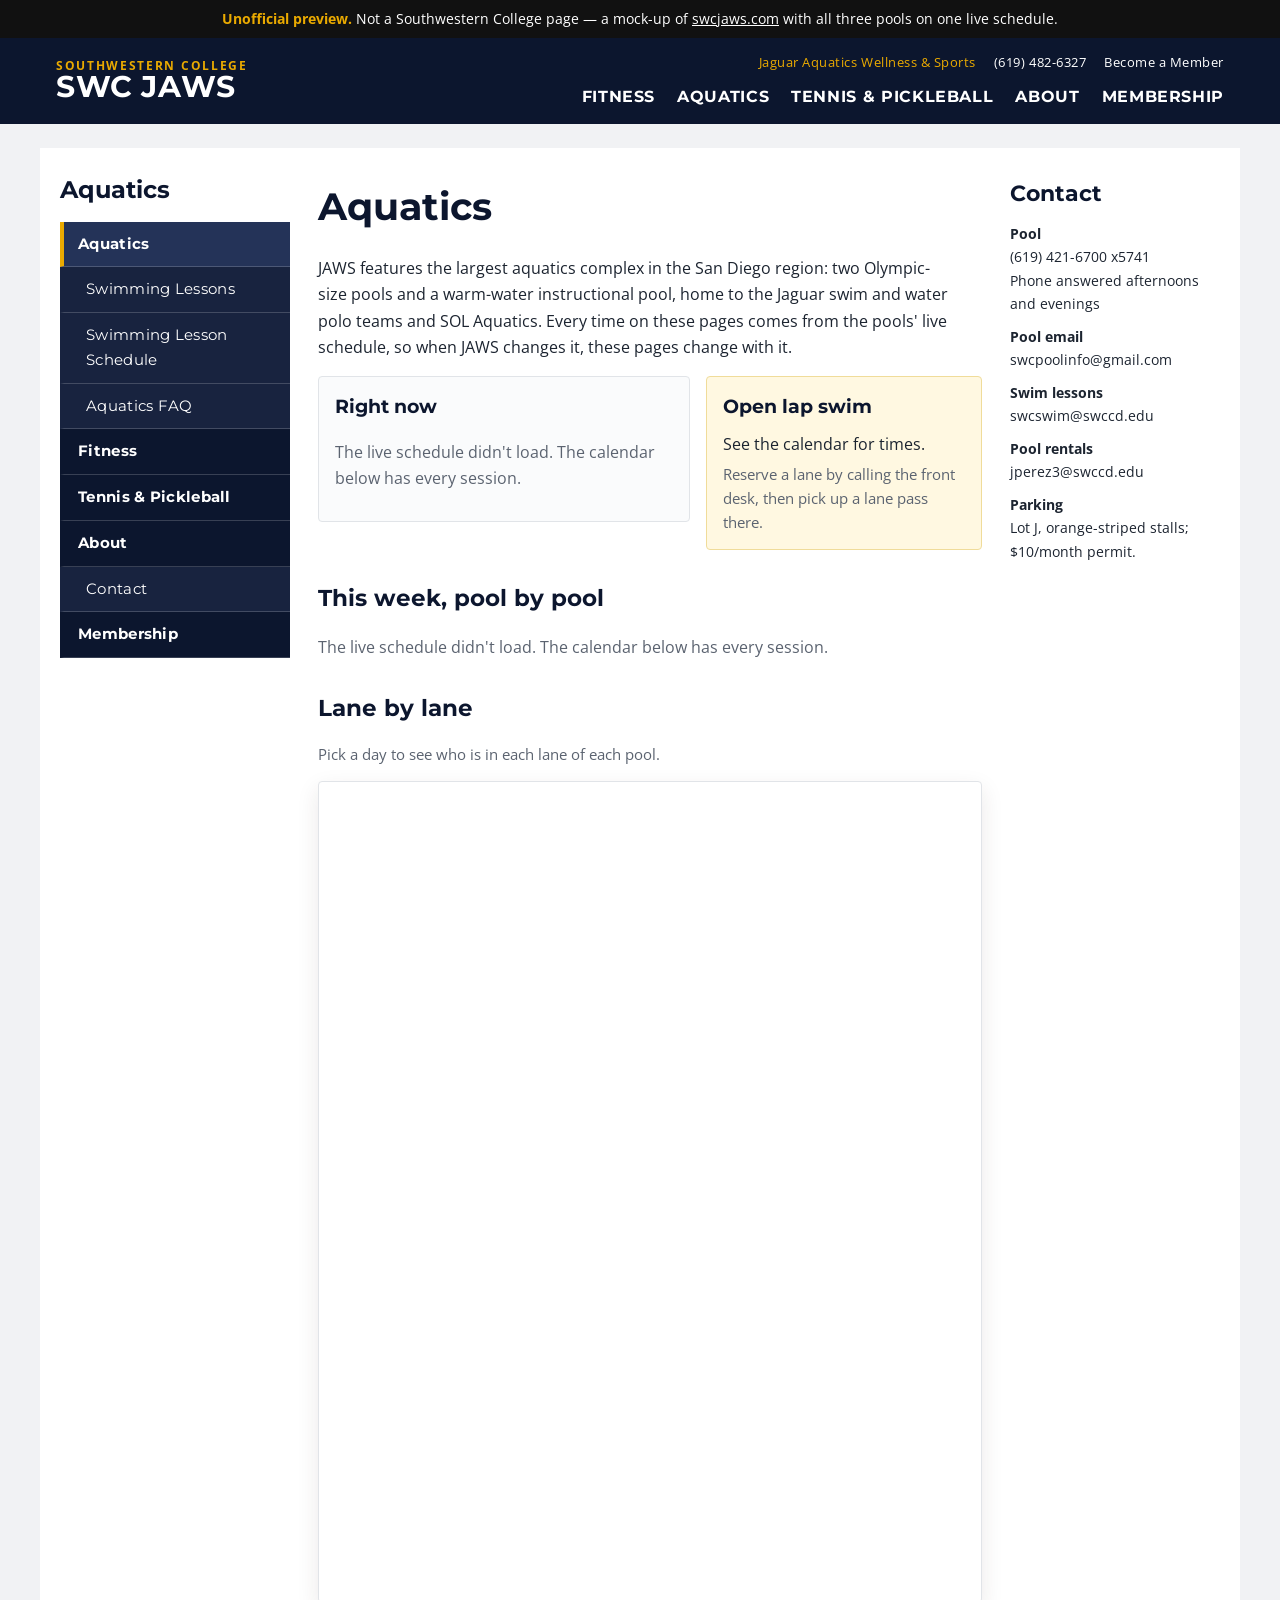
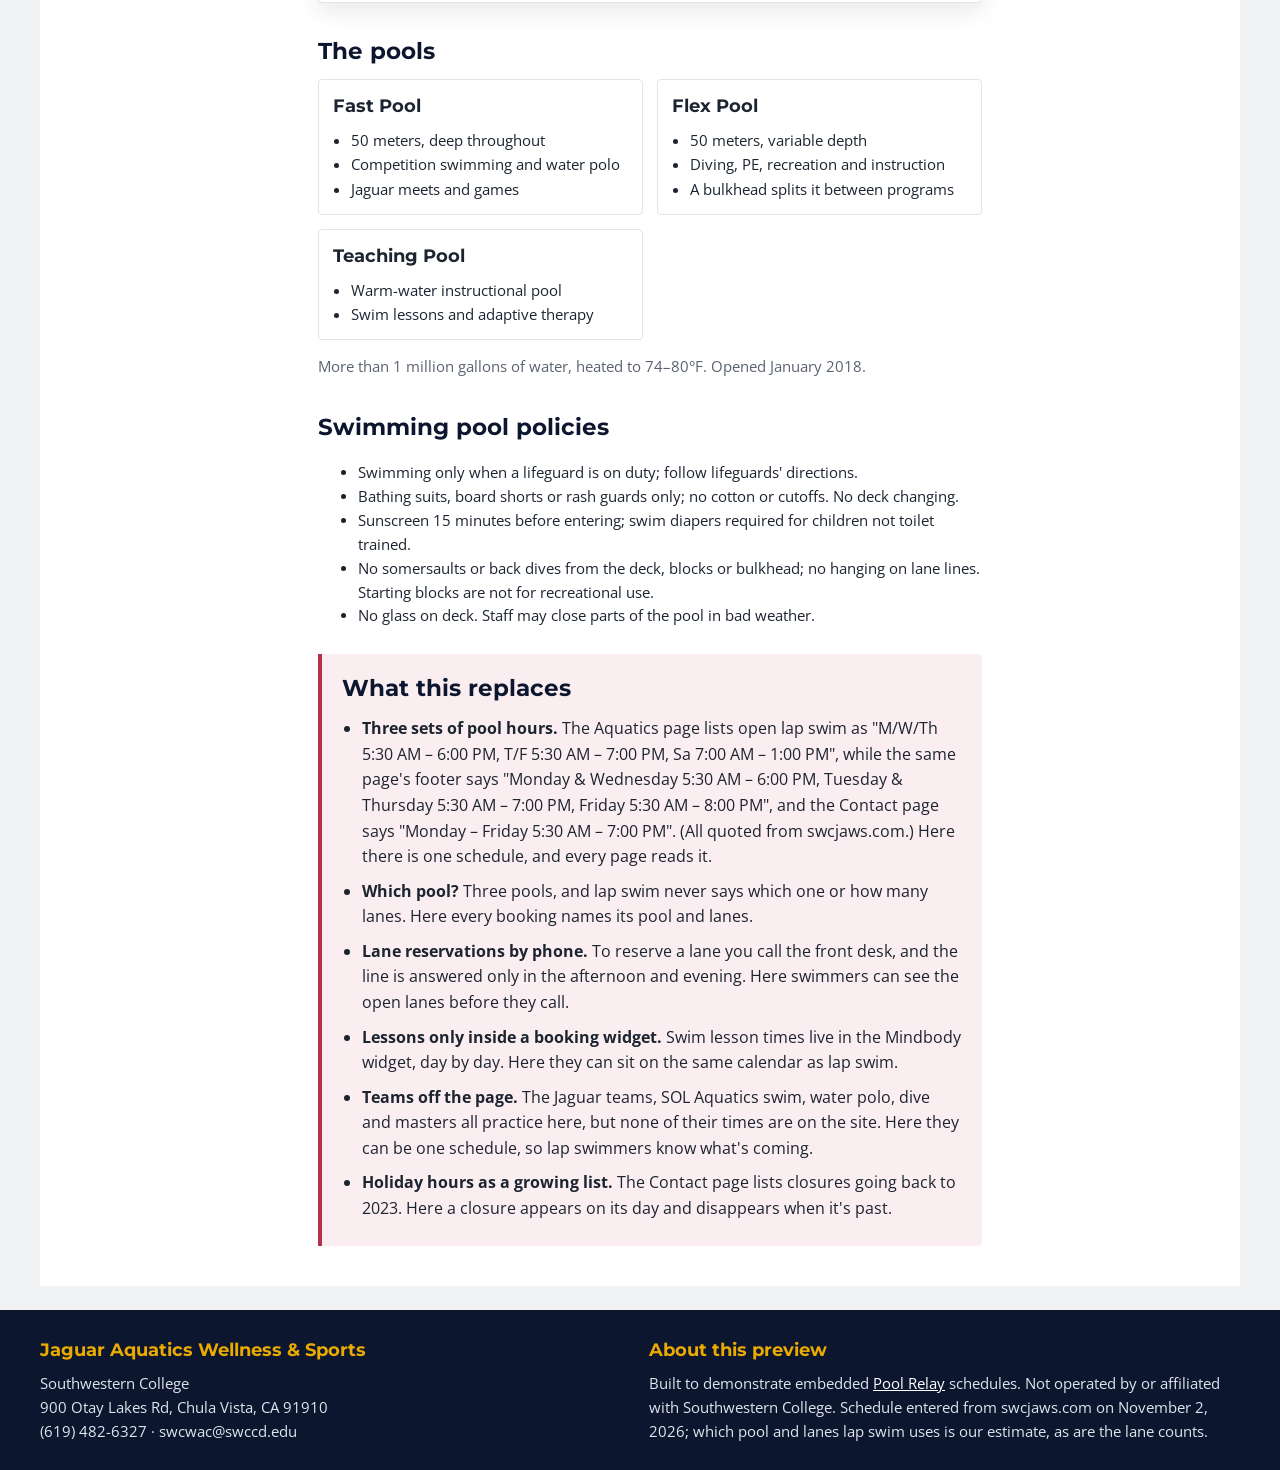
<file: index.html>
<!doctype html>
<!-- UNOFFICIAL PREVIEW. Not a Southwestern College website. A mock-up of https://swcjaws.com/aquatics/
     with JAWS's three pools on one live Pool Relay schedule. -->
<html lang="en">
<head>
<meta charset="utf-8">
<meta name="viewport" content="width=device-width, initial-scale=1">
<meta name="robots" content="noindex, nofollow">
<title>Aquatics | SWC JAWS preview</title>
<link rel="preconnect" href="https://fonts.googleapis.com"><link rel="preconnect" href="https://fonts.gstatic.com" crossorigin>
<link href="https://fonts.googleapis.com/css2?family=Montserrat:wght@600;700&family=Open+Sans:wght@400;600;700&display=swap" rel="stylesheet">
<link rel="stylesheet" href="style.css?v=d0d84033">
</head>
<body>
<div class="preview-note"><b>Unofficial preview.</b> Not a Southwestern College page &mdash; a mock-up of <a href="https://swcjaws.com/aquatics/" target="_blank" rel="noopener noreferrer">swcjaws.com</a> with all three pools on one live schedule.</div>
<header class="site"><div class="hdr">
  <a class="brand" href="index.html"><small>Southwestern College</small><span>SWC JAWS</span></a>
  <div class="right"><div class="util"><span>Jaguar Aquatics Wellness &amp; Sports</span><span>(619) 482-6327</span><span>Become a Member</span></div>
    <nav aria-label="Main"><span>Fitness</span><span>Aquatics</span><span>Tennis &amp; Pickleball</span><span>About</span><span>Membership</span></nav></div>
</div></header>
<div class="page">
  <aside class="side"><h2>Aquatics</h2><nav aria-label="Aquatics"><a class=" here" href="index.html">Aquatics</a><a class="sub" href="swimming-lessons.html">Swimming Lessons</a><a class="sub" href="#">Swimming Lesson Schedule</a><a class="sub" href="aquatics-faq.html">Aquatics FAQ</a><a class="" href="#">Fitness</a><a class="" href="#">Tennis &amp; Pickleball</a><a class="" href="#">About</a><a class="sub" href="contact.html">Contact</a><a class="" href="#">Membership</a></nav></aside>
  <main class="main"><h1>Aquatics</h1>
    <p class="lede">JAWS features the largest aquatics complex in the San Diego region: two Olympic-size pools and a warm-water instructional
      pool, home to the Jaguar swim and water polo teams and SOL Aquatics. Every time on these pages comes from the pools' live schedule, so when
      JAWS changes it, these pages change with it.</p>
    <div class="top2">
      <section class="now" aria-live="polite"><h2>Right now</h2>
        <div id="today" data-view="JSJFJ9CDLOoPHTfA7ElM0N" data-pool="swc"><p class="muted">Loading today’s schedule…</p></div></section>
      <aside class="hours"><h2>Open lap swim</h2>
        <div data-live="hours" data-view="JSJFJ9CDLOoPHTfA7ElM0N" data-pool="swc" data-format="dl" data-title="Open Lap Swim" data-whole="0"><p class="muted">…</p></div>
        <div class="adjusted" data-live="closures" data-view="JSJFJ9CDLOoPHTfA7ElM0N" data-pool="swc" hidden></div>
        <p class="small muted" style="margin:6px 0 0">Reserve a lane by calling the front desk, then pick up a lane pass there.</p>
      </aside>
    </div>
    <h2>This week, pool by pool</h2>
    <div id="week" data-view="JSJFJ9CDLOoPHTfA7ElM0N" data-pool="swc" data-pools="Fast Pool|Flex Pool|Teaching Pool"><p class="muted">Loading the week…</p></div>
    <h2>Lane by lane</h2>
    <p class="small muted">Pick a day to see who is in each lane of each pool.</p>
    <div class="frame"><iframe src="https://www.poolrelay.com/embed/JSJFJ9CDLOoPHTfA7ElM0N" height="820" title="SWC JAWS, lane by lane" loading="lazy"></iframe></div>
    <h2>The pools</h2>
    <div class="facts">
      <div><h3>Fast Pool</h3><ul><li>50 meters, deep throughout</li><li>Competition swimming and water polo</li><li>Jaguar meets and games</li></ul></div>
      <div><h3>Flex Pool</h3><ul><li>50 meters, variable depth</li><li>Diving, PE, recreation and instruction</li><li>A bulkhead splits it between programs</li></ul></div>
      <div><h3>Teaching Pool</h3><ul><li>Warm-water instructional pool</li><li>Swim lessons and adaptive therapy</li></ul></div>
    </div>
    <p class="small muted">More than 1 million gallons of water, heated to 74–80°F. Opened January 2018.</p>
    <h2>Swimming pool policies</h2>
    <ul class="small"><li>Swimming only when a lifeguard is on duty; follow lifeguards' directions.</li>
      <li>Bathing suits, board shorts or rash guards only; no cotton or cutoffs. No deck changing.</li>
      <li>Sunscreen 15 minutes before entering; swim diapers required for children not toilet trained.</li>
      <li>No somersaults or back dives from the deck, blocks or bulkhead; no hanging on lane lines. Starting blocks are not for recreational use.</li>
      <li>No glass on deck. Staff may close parts of the pool in bad weather.</li></ul>

    <div class="replaces">
      <h2>What this replaces</h2>
      <ul>
        <li><b>Three sets of pool hours.</b> The Aquatics page lists open lap swim as "M/W/Th 5:30 AM – 6:00 PM, T/F 5:30 AM – 7:00 PM, Sa 7:00 AM –
          1:00 PM", while the same page's footer says "Monday &amp; Wednesday 5:30 AM – 6:00 PM, Tuesday &amp; Thursday 5:30 AM – 7:00 PM, Friday
          5:30 AM – 8:00 PM", and the Contact page says "Monday – Friday 5:30 AM – 7:00 PM". (All quoted from swcjaws.com.) Here there is one
          schedule, and every page reads it.</li>
        <li><b>Which pool?</b> Three pools, and lap swim never says which one or how many lanes. Here every booking names its pool and lanes.</li>
        <li><b>Lane reservations by phone.</b> To reserve a lane you call the front desk, and the line is answered only in the afternoon and evening.
          Here swimmers can see the open lanes before they call.</li>
        <li><b>Lessons only inside a booking widget.</b> Swim lesson times live in the Mindbody widget, day by day. Here they can sit on the same
          calendar as lap swim.</li>
        <li><b>Teams off the page.</b> The Jaguar teams, SOL Aquatics swim, water polo, dive and masters all practice here, but none of their
          times are on the site. Here they can be one schedule, so lap swimmers know what's coming.</li>
        <li><b>Holiday hours as a growing list.</b> The Contact page lists closures going back to 2023. Here a closure appears on its day and
          disappears when it's past.</li>
      </ul>
    </div>
</main>
  <aside class="contact"><h2>Contact</h2><p><b>Pool</b>(619) 421-6700 x5741<br>Phone answered afternoons and evenings</p>
<p><b>Pool email</b>swcpoolinfo@gmail.com</p><p><b>Swim lessons</b>swcswim@swccd.edu</p>
<p><b>Pool rentals</b>jperez3@swccd.edu</p>
<p><b>Parking</b>Lot J, orange-striped stalls; $10/month permit.</p></aside>
</div>
<footer class="site"><div class="in">
  <div><h4>Jaguar Aquatics Wellness &amp; Sports</h4><p>Southwestern College<br>900 Otay Lakes Rd, Chula Vista, CA 91910<br>(619) 482-6327 · swcwac@swccd.edu</p></div>
  <div><h4>About this preview</h4><p>Built to demonstrate embedded <a href="https://www.poolrelay.com" target="_blank" rel="noopener">Pool Relay</a> schedules. Not operated by or affiliated with Southwestern College. Schedule entered from swcjaws.com on November 2, 2026; which pool and lanes lap swim uses is our estimate, as are the lane counts.</p></div>
</div></footer>
<script>window.POOLS = [{"slug": "swc", "name": "Southwestern College Wellness & Aquatics Complex", "short": "SWC JAWS", "facility": "Southwestern College Wellness & Aquatics Complex", "area": "Chula Vista", "kind": "yearRound", "address": "900 Otay Lakes Rd, Chula Vista, CA 91910", "phone": "(619) 421-6700 x5741", "href": "index.html"}];</script>
<script src="finder.js?v=d0d84033"></script>
</body>
</html>
</file>
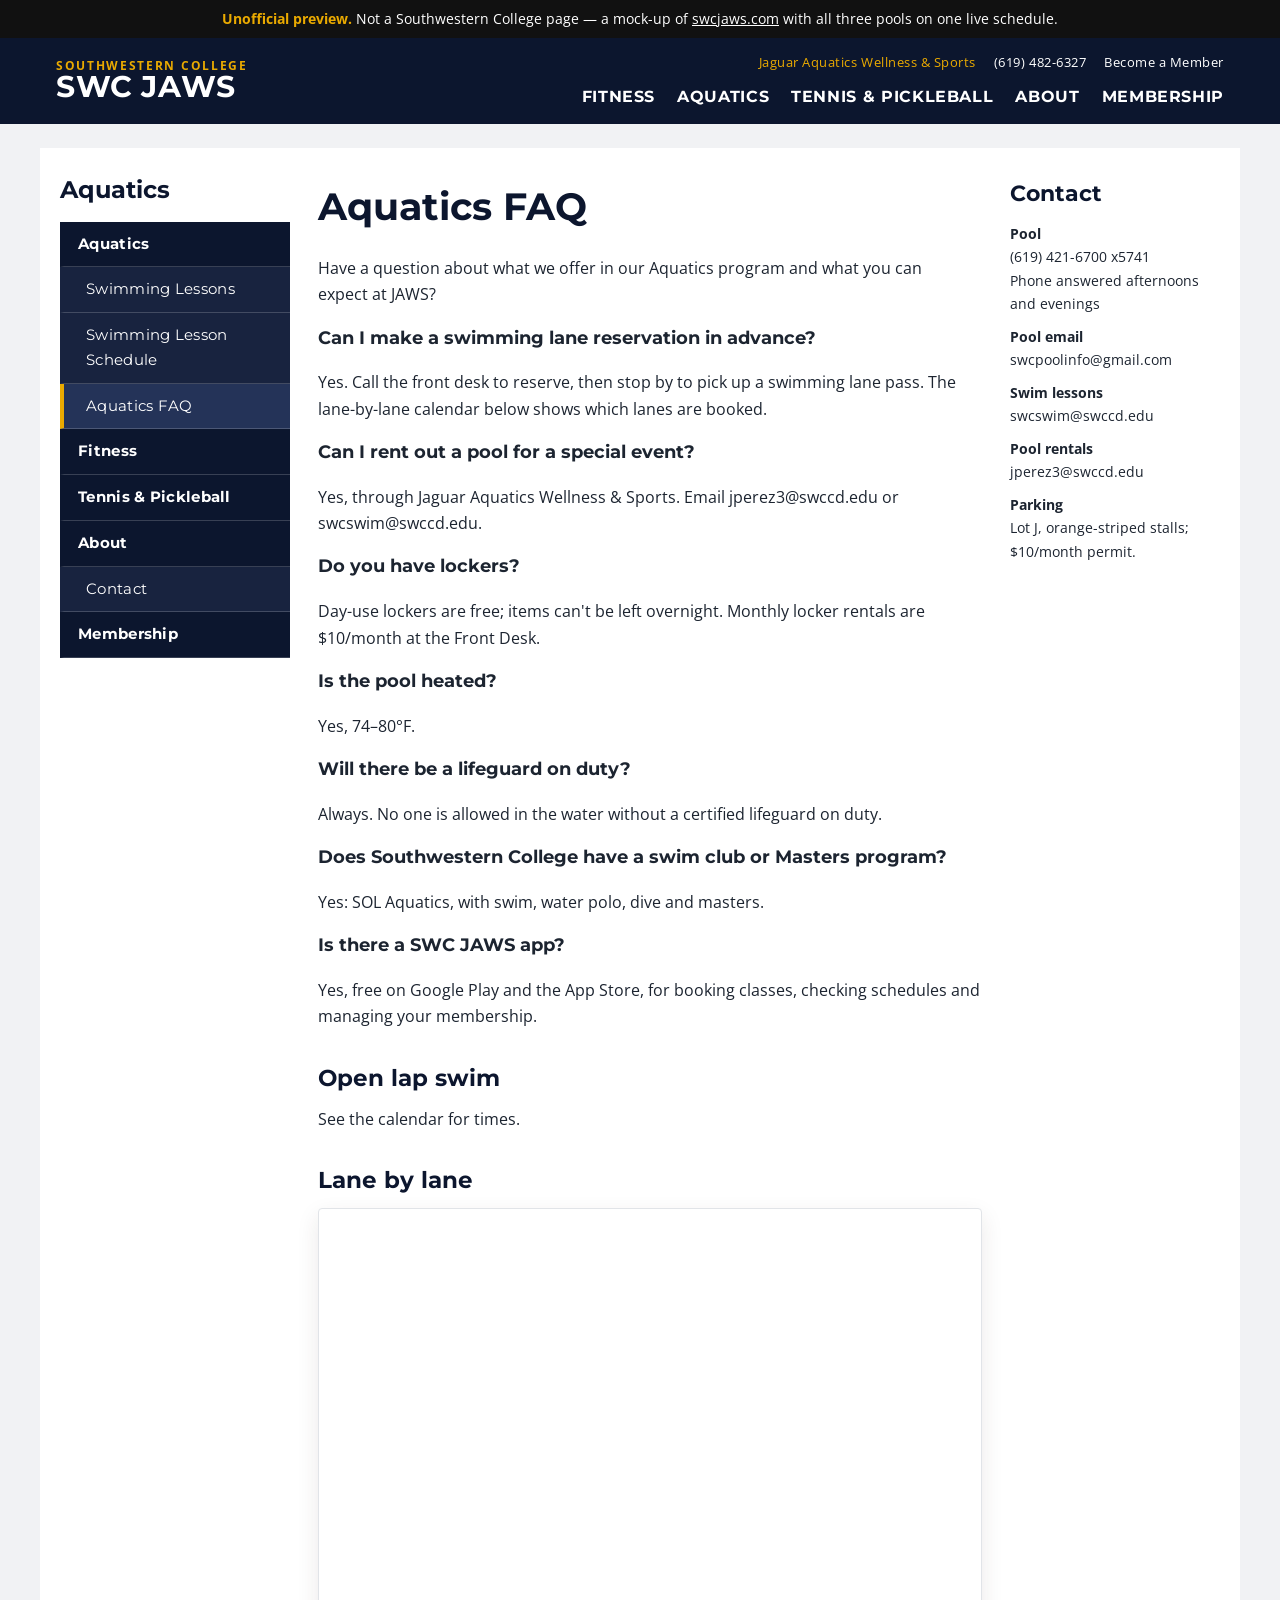
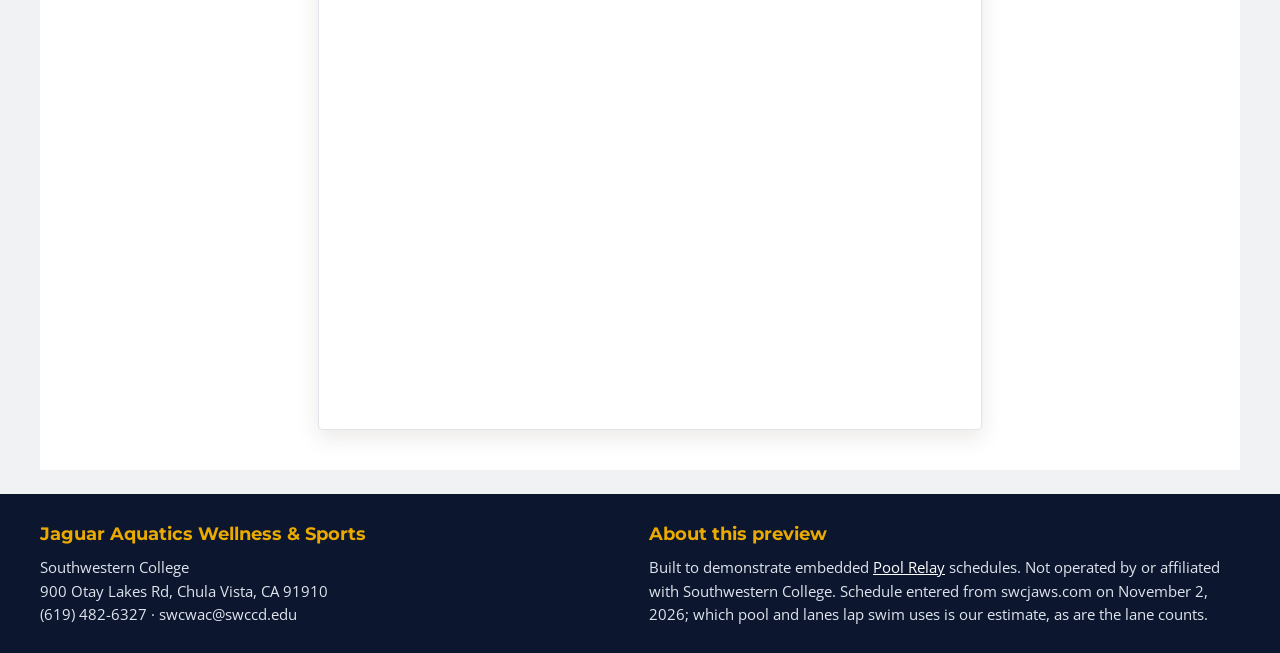
<file: aquatics-faq.html>
<!doctype html>
<!-- UNOFFICIAL PREVIEW. Not a Southwestern College website. A mock-up of https://swcjaws.com/aquatics/
     with JAWS's three pools on one live Pool Relay schedule. -->
<html lang="en">
<head>
<meta charset="utf-8">
<meta name="viewport" content="width=device-width, initial-scale=1">
<meta name="robots" content="noindex, nofollow">
<title>Aquatics FAQ | SWC JAWS preview</title>
<link rel="preconnect" href="https://fonts.googleapis.com"><link rel="preconnect" href="https://fonts.gstatic.com" crossorigin>
<link href="https://fonts.googleapis.com/css2?family=Montserrat:wght@600;700&family=Open+Sans:wght@400;600;700&display=swap" rel="stylesheet">
<link rel="stylesheet" href="style.css?v=d0d84033">
</head>
<body>
<div class="preview-note"><b>Unofficial preview.</b> Not a Southwestern College page &mdash; a mock-up of <a href="https://swcjaws.com/aquatics/" target="_blank" rel="noopener noreferrer">swcjaws.com</a> with all three pools on one live schedule.</div>
<header class="site"><div class="hdr">
  <a class="brand" href="index.html"><small>Southwestern College</small><span>SWC JAWS</span></a>
  <div class="right"><div class="util"><span>Jaguar Aquatics Wellness &amp; Sports</span><span>(619) 482-6327</span><span>Become a Member</span></div>
    <nav aria-label="Main"><span>Fitness</span><span>Aquatics</span><span>Tennis &amp; Pickleball</span><span>About</span><span>Membership</span></nav></div>
</div></header>
<div class="page">
  <aside class="side"><h2>Aquatics</h2><nav aria-label="Aquatics"><a class="" href="index.html">Aquatics</a><a class="sub" href="swimming-lessons.html">Swimming Lessons</a><a class="sub" href="#">Swimming Lesson Schedule</a><a class="sub here" href="aquatics-faq.html">Aquatics FAQ</a><a class="" href="#">Fitness</a><a class="" href="#">Tennis &amp; Pickleball</a><a class="" href="#">About</a><a class="sub" href="contact.html">Contact</a><a class="" href="#">Membership</a></nav></aside>
  <main class="main"><h1>Aquatics FAQ</h1>
    <p class="lede">Have a question about what we offer in our Aquatics program and what you can expect at JAWS?</p>
    <h3>Can I make a swimming lane reservation in advance?</h3><p>Yes. Call the front desk to reserve, then stop by to pick up a swimming lane pass. The lane-by-lane calendar below shows which lanes are booked.</p><h3>Can I rent out a pool for a special event?</h3><p>Yes, through Jaguar Aquatics Wellness &amp; Sports. Email jperez3@swccd.edu or swcswim@swccd.edu.</p><h3>Do you have lockers?</h3><p>Day-use lockers are free; items can&#x27;t be left overnight. Monthly locker rentals are $10/month at the Front Desk.</p><h3>Is the pool heated?</h3><p>Yes, 74–80°F.</p><h3>Will there be a lifeguard on duty?</h3><p>Always. No one is allowed in the water without a certified lifeguard on duty.</p><h3>Does Southwestern College have a swim club or Masters program?</h3><p>Yes: SOL Aquatics, with swim, water polo, dive and masters.</p><h3>Is there a SWC JAWS app?</h3><p>Yes, free on Google Play and the App Store, for booking classes, checking schedules and managing your membership.</p>
    <h2>Open lap swim</h2>
    <div data-live="hours" data-view="JSJFJ9CDLOoPHTfA7ElM0N" data-pool="swc" data-format="dl" data-title="Open Lap Swim" data-whole="0"><p class="muted">…</p></div>
    <h2>Lane by lane</h2>
    <div class="frame"><iframe src="https://www.poolrelay.com/embed/JSJFJ9CDLOoPHTfA7ElM0N" height="820" title="SWC JAWS, lane by lane" loading="lazy"></iframe></div>
</main>
  <aside class="contact"><h2>Contact</h2><p><b>Pool</b>(619) 421-6700 x5741<br>Phone answered afternoons and evenings</p>
<p><b>Pool email</b>swcpoolinfo@gmail.com</p><p><b>Swim lessons</b>swcswim@swccd.edu</p>
<p><b>Pool rentals</b>jperez3@swccd.edu</p>
<p><b>Parking</b>Lot J, orange-striped stalls; $10/month permit.</p></aside>
</div>
<footer class="site"><div class="in">
  <div><h4>Jaguar Aquatics Wellness &amp; Sports</h4><p>Southwestern College<br>900 Otay Lakes Rd, Chula Vista, CA 91910<br>(619) 482-6327 · swcwac@swccd.edu</p></div>
  <div><h4>About this preview</h4><p>Built to demonstrate embedded <a href="https://www.poolrelay.com" target="_blank" rel="noopener">Pool Relay</a> schedules. Not operated by or affiliated with Southwestern College. Schedule entered from swcjaws.com on November 2, 2026; which pool and lanes lap swim uses is our estimate, as are the lane counts.</p></div>
</div></footer>
<script>window.POOLS = [{"slug": "swc", "name": "Southwestern College Wellness & Aquatics Complex", "short": "SWC JAWS", "facility": "Southwestern College Wellness & Aquatics Complex", "area": "Chula Vista", "kind": "yearRound", "address": "900 Otay Lakes Rd, Chula Vista, CA 91910", "phone": "(619) 421-6700 x5741", "href": "index.html"}];</script>
<script src="finder.js?v=d0d84033"></script>
</body>
</html>
</file>
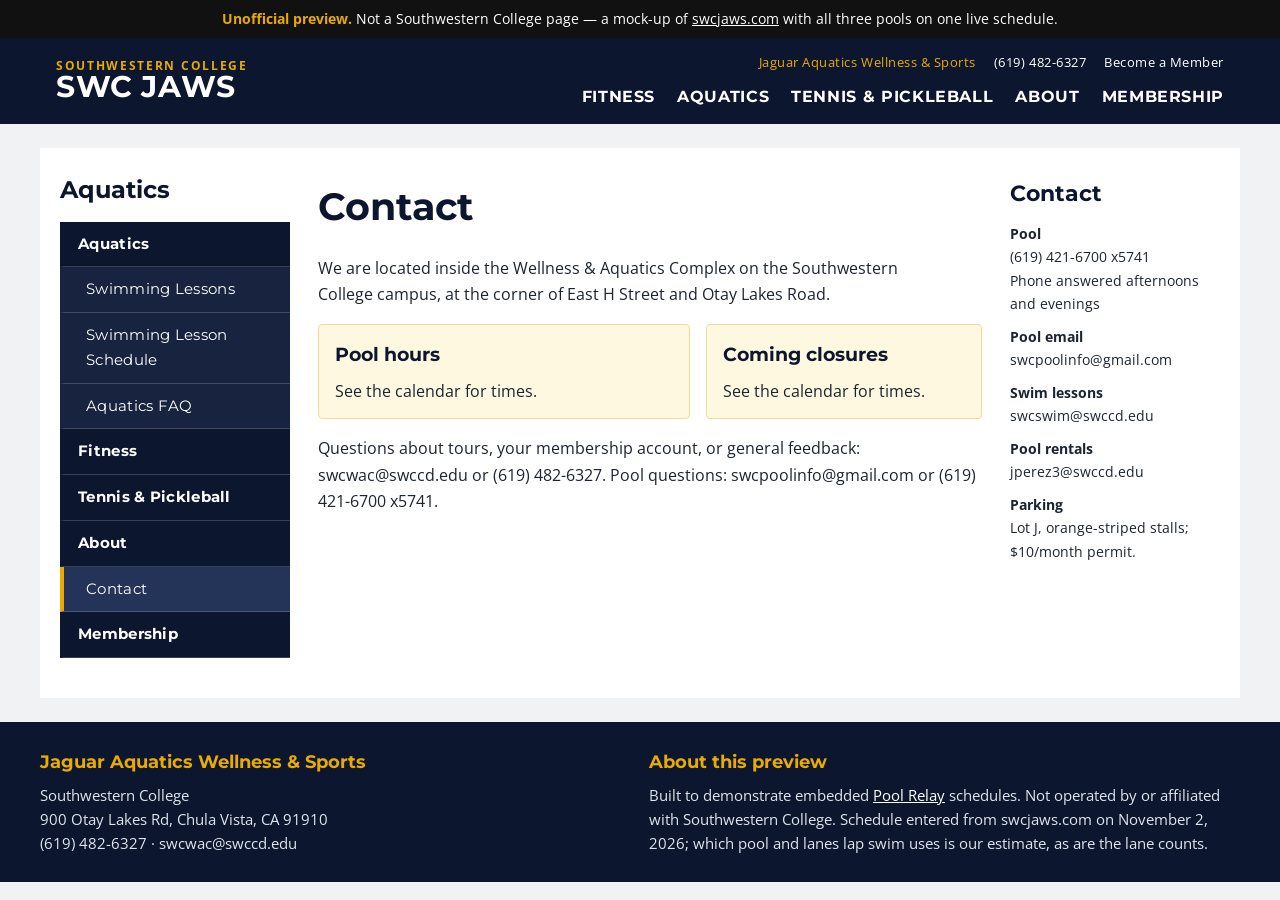
<file: contact.html>
<!doctype html>
<!-- UNOFFICIAL PREVIEW. Not a Southwestern College website. A mock-up of https://swcjaws.com/aquatics/
     with JAWS's three pools on one live Pool Relay schedule. -->
<html lang="en">
<head>
<meta charset="utf-8">
<meta name="viewport" content="width=device-width, initial-scale=1">
<meta name="robots" content="noindex, nofollow">
<title>Contact | SWC JAWS preview</title>
<link rel="preconnect" href="https://fonts.googleapis.com"><link rel="preconnect" href="https://fonts.gstatic.com" crossorigin>
<link href="https://fonts.googleapis.com/css2?family=Montserrat:wght@600;700&family=Open+Sans:wght@400;600;700&display=swap" rel="stylesheet">
<link rel="stylesheet" href="style.css?v=d0d84033">
</head>
<body>
<div class="preview-note"><b>Unofficial preview.</b> Not a Southwestern College page &mdash; a mock-up of <a href="https://swcjaws.com/aquatics/" target="_blank" rel="noopener noreferrer">swcjaws.com</a> with all three pools on one live schedule.</div>
<header class="site"><div class="hdr">
  <a class="brand" href="index.html"><small>Southwestern College</small><span>SWC JAWS</span></a>
  <div class="right"><div class="util"><span>Jaguar Aquatics Wellness &amp; Sports</span><span>(619) 482-6327</span><span>Become a Member</span></div>
    <nav aria-label="Main"><span>Fitness</span><span>Aquatics</span><span>Tennis &amp; Pickleball</span><span>About</span><span>Membership</span></nav></div>
</div></header>
<div class="page">
  <aside class="side"><h2>Aquatics</h2><nav aria-label="Aquatics"><a class="" href="index.html">Aquatics</a><a class="sub" href="swimming-lessons.html">Swimming Lessons</a><a class="sub" href="#">Swimming Lesson Schedule</a><a class="sub" href="aquatics-faq.html">Aquatics FAQ</a><a class="" href="#">Fitness</a><a class="" href="#">Tennis &amp; Pickleball</a><a class="" href="#">About</a><a class="sub here" href="contact.html">Contact</a><a class="" href="#">Membership</a></nav></aside>
  <main class="main"><h1>Contact</h1>
    <p class="lede">We are located inside the Wellness &amp; Aquatics Complex on the Southwestern College campus, at the corner of East H Street
      and Otay Lakes Road.</p>
    <div class="top2">
      <aside class="hours"><h2>Pool hours</h2>
        <div data-live="hours" data-view="JSJFJ9CDLOoPHTfA7ElM0N" data-pool="swc" data-format="dl" data-whole="1"><p class="muted">…</p></div>
        <div class="adjusted" data-live="exceptions" data-view="JSJFJ9CDLOoPHTfA7ElM0N" data-pool="swc" data-title="Open Lap Swim" hidden></div>
      </aside>
      <aside class="hours"><h2>Coming closures</h2>
        <div data-live="closures" data-view="JSJFJ9CDLOoPHTfA7ElM0N" data-pool="swc" data-label="Closed" data-empty="None scheduled"><p class="muted">…</p></div>
      </aside>
    </div>
    <p>Questions about tours, your membership account, or general feedback: swcwac@swccd.edu or (619) 482-6327. Pool questions:
      swcpoolinfo@gmail.com or (619) 421-6700 x5741.</p>
</main>
  <aside class="contact"><h2>Contact</h2><p><b>Pool</b>(619) 421-6700 x5741<br>Phone answered afternoons and evenings</p>
<p><b>Pool email</b>swcpoolinfo@gmail.com</p><p><b>Swim lessons</b>swcswim@swccd.edu</p>
<p><b>Pool rentals</b>jperez3@swccd.edu</p>
<p><b>Parking</b>Lot J, orange-striped stalls; $10/month permit.</p></aside>
</div>
<footer class="site"><div class="in">
  <div><h4>Jaguar Aquatics Wellness &amp; Sports</h4><p>Southwestern College<br>900 Otay Lakes Rd, Chula Vista, CA 91910<br>(619) 482-6327 · swcwac@swccd.edu</p></div>
  <div><h4>About this preview</h4><p>Built to demonstrate embedded <a href="https://www.poolrelay.com" target="_blank" rel="noopener">Pool Relay</a> schedules. Not operated by or affiliated with Southwestern College. Schedule entered from swcjaws.com on November 2, 2026; which pool and lanes lap swim uses is our estimate, as are the lane counts.</p></div>
</div></footer>
<script>window.POOLS = [{"slug": "swc", "name": "Southwestern College Wellness & Aquatics Complex", "short": "SWC JAWS", "facility": "Southwestern College Wellness & Aquatics Complex", "area": "Chula Vista", "kind": "yearRound", "address": "900 Otay Lakes Rd, Chula Vista, CA 91910", "phone": "(619) 421-6700 x5741", "href": "index.html"}];</script>
<script src="finder.js?v=d0d84033"></script>
</body>
</html>
</file>
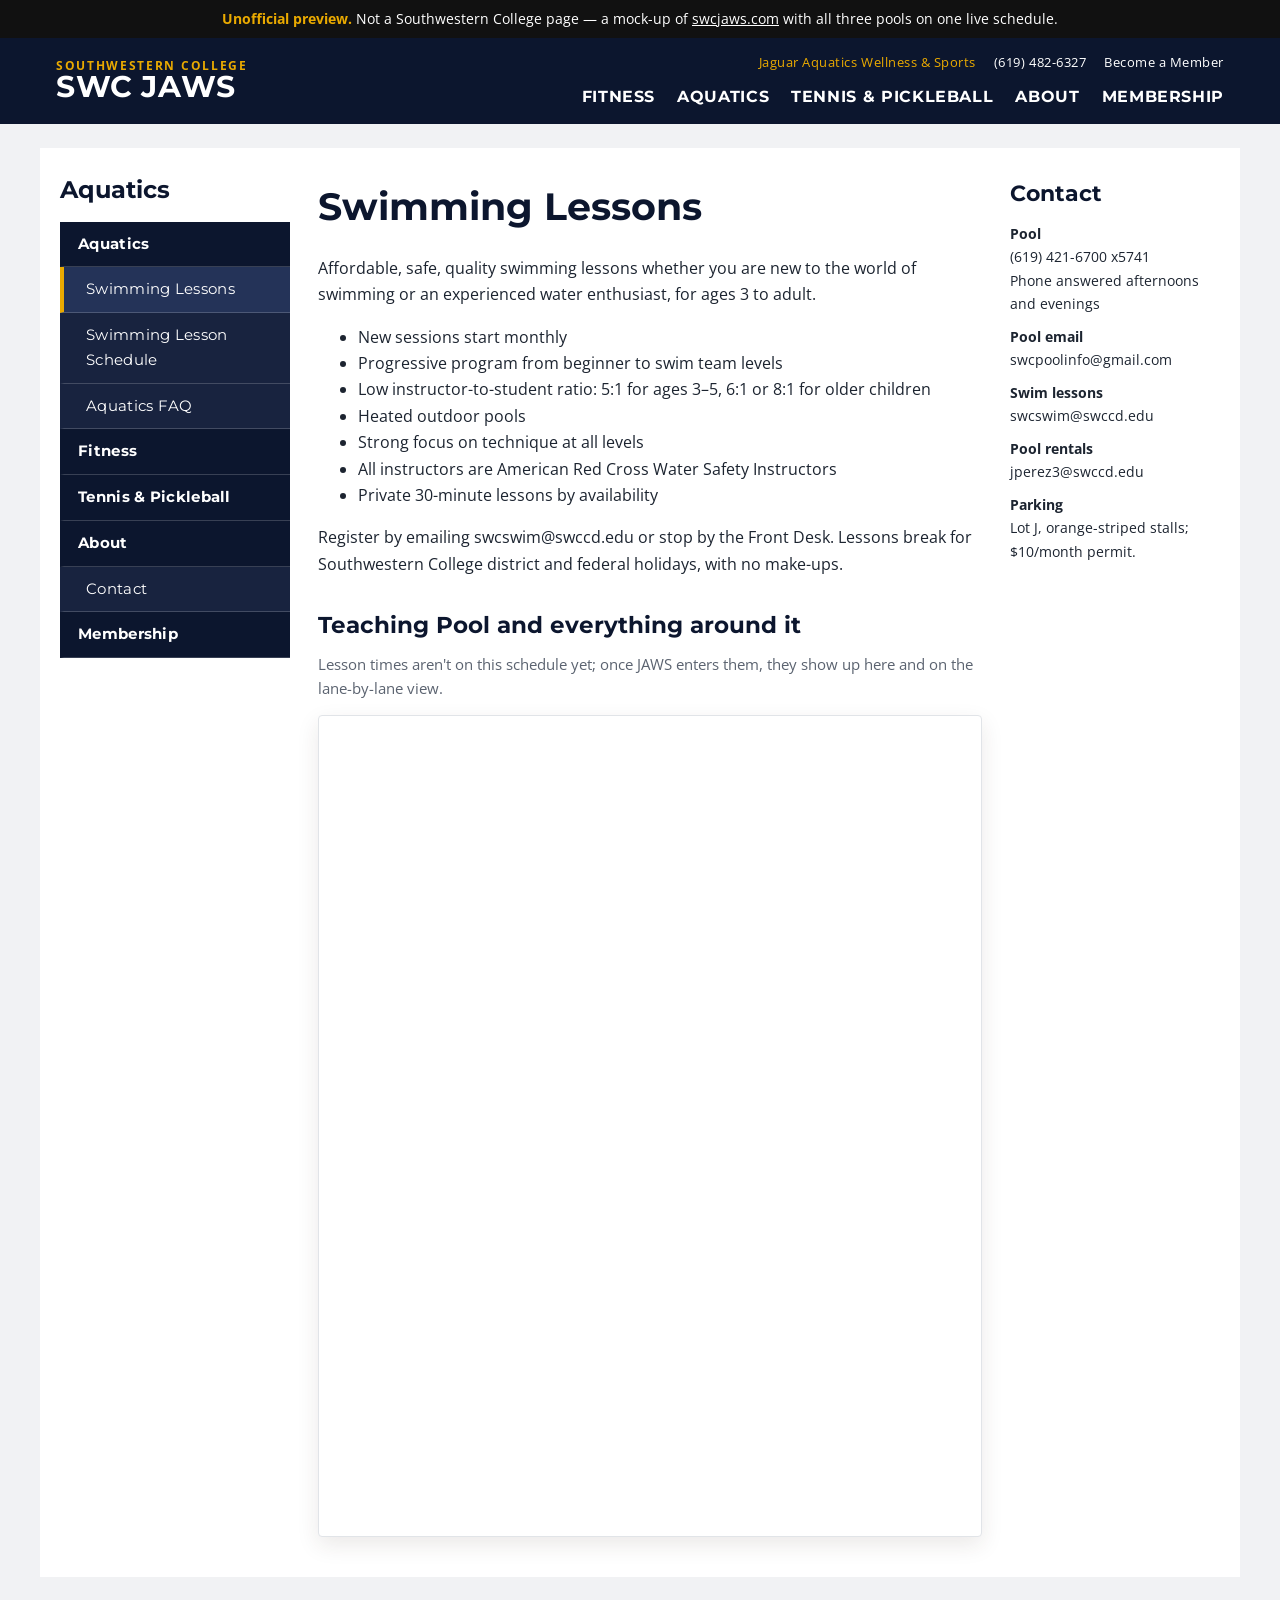
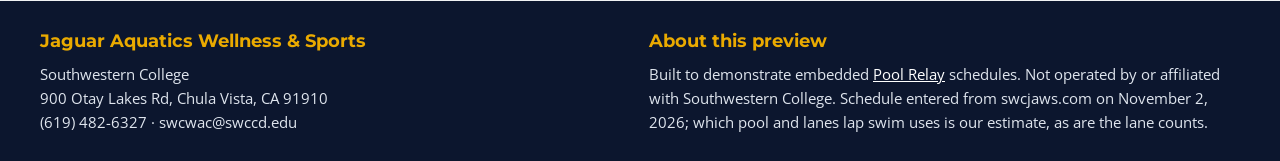
<file: swimming-lessons.html>
<!doctype html>
<!-- UNOFFICIAL PREVIEW. Not a Southwestern College website. A mock-up of https://swcjaws.com/aquatics/
     with JAWS's three pools on one live Pool Relay schedule. -->
<html lang="en">
<head>
<meta charset="utf-8">
<meta name="viewport" content="width=device-width, initial-scale=1">
<meta name="robots" content="noindex, nofollow">
<title>Swimming Lessons | SWC JAWS preview</title>
<link rel="preconnect" href="https://fonts.googleapis.com"><link rel="preconnect" href="https://fonts.gstatic.com" crossorigin>
<link href="https://fonts.googleapis.com/css2?family=Montserrat:wght@600;700&family=Open+Sans:wght@400;600;700&display=swap" rel="stylesheet">
<link rel="stylesheet" href="style.css?v=d0d84033">
</head>
<body>
<div class="preview-note"><b>Unofficial preview.</b> Not a Southwestern College page &mdash; a mock-up of <a href="https://swcjaws.com/aquatics/" target="_blank" rel="noopener noreferrer">swcjaws.com</a> with all three pools on one live schedule.</div>
<header class="site"><div class="hdr">
  <a class="brand" href="index.html"><small>Southwestern College</small><span>SWC JAWS</span></a>
  <div class="right"><div class="util"><span>Jaguar Aquatics Wellness &amp; Sports</span><span>(619) 482-6327</span><span>Become a Member</span></div>
    <nav aria-label="Main"><span>Fitness</span><span>Aquatics</span><span>Tennis &amp; Pickleball</span><span>About</span><span>Membership</span></nav></div>
</div></header>
<div class="page">
  <aside class="side"><h2>Aquatics</h2><nav aria-label="Aquatics"><a class="" href="index.html">Aquatics</a><a class="sub here" href="swimming-lessons.html">Swimming Lessons</a><a class="sub" href="#">Swimming Lesson Schedule</a><a class="sub" href="aquatics-faq.html">Aquatics FAQ</a><a class="" href="#">Fitness</a><a class="" href="#">Tennis &amp; Pickleball</a><a class="" href="#">About</a><a class="sub" href="contact.html">Contact</a><a class="" href="#">Membership</a></nav></aside>
  <main class="main"><h1>Swimming Lessons</h1>
    <p class="lede">Affordable, safe, quality swimming lessons whether you are new to the world of swimming or an experienced water enthusiast,
      for ages 3 to adult.</p>
    <ul><li>New sessions start monthly</li><li>Progressive program from beginner to swim team levels</li><li>Low instructor-to-student ratio:
      5:1 for ages 3–5, 6:1 or 8:1 for older children</li><li>Heated outdoor pools</li><li>Strong focus on technique at all levels</li>
      <li>All instructors are American Red Cross Water Safety Instructors</li><li>Private 30-minute lessons by availability</li></ul>
    <p>Register by emailing swcswim@swccd.edu or stop by the Front Desk. Lessons break for Southwestern College district and federal holidays,
      with no make-ups.</p>
    <div class="adjusted" data-live="closures" data-view="JSJFJ9CDLOoPHTfA7ElM0N" data-pool="swc" hidden></div>
    <h2>Teaching Pool and everything around it</h2>
    <p class="small muted" style="margin-top:0">Lesson times aren't on this schedule yet; once JAWS enters them, they show up here and on the lane-by-lane view.</p>
    <div class="frame"><iframe src="https://www.poolrelay.com/embed/JSJFJ9CDLOoPHTfA7ElM0N" height="820" title="SWC JAWS, lane by lane" loading="lazy"></iframe></div>
</main>
  <aside class="contact"><h2>Contact</h2><p><b>Pool</b>(619) 421-6700 x5741<br>Phone answered afternoons and evenings</p>
<p><b>Pool email</b>swcpoolinfo@gmail.com</p><p><b>Swim lessons</b>swcswim@swccd.edu</p>
<p><b>Pool rentals</b>jperez3@swccd.edu</p>
<p><b>Parking</b>Lot J, orange-striped stalls; $10/month permit.</p></aside>
</div>
<footer class="site"><div class="in">
  <div><h4>Jaguar Aquatics Wellness &amp; Sports</h4><p>Southwestern College<br>900 Otay Lakes Rd, Chula Vista, CA 91910<br>(619) 482-6327 · swcwac@swccd.edu</p></div>
  <div><h4>About this preview</h4><p>Built to demonstrate embedded <a href="https://www.poolrelay.com" target="_blank" rel="noopener">Pool Relay</a> schedules. Not operated by or affiliated with Southwestern College. Schedule entered from swcjaws.com on November 2, 2026; which pool and lanes lap swim uses is our estimate, as are the lane counts.</p></div>
</div></footer>
<script>window.POOLS = [{"slug": "swc", "name": "Southwestern College Wellness & Aquatics Complex", "short": "SWC JAWS", "facility": "Southwestern College Wellness & Aquatics Complex", "area": "Chula Vista", "kind": "yearRound", "address": "900 Otay Lakes Rd, Chula Vista, CA 91910", "phone": "(619) 421-6700 x5741", "href": "index.html"}];</script>
<script src="finder.js?v=d0d84033"></script>
</body>
</html>
</file>
<file: style.css>
/* SWC JAWS — a working preview of swcjaws.com's Aquatics pages with all three pools on one live schedule. Chrome after
   JAWS's theme: a midnight-navy band with Jaguar gold, a navy side menu, Montserrat headings over Open Sans. */
:root{
  --orange:#0c162e; --orange-d:#18233f; --orange-dd:#9b2743; --blue:#1d4e89; --ink:#1c2430; --body:#333; --muted:#5b6370;
  --rule:#e1e4e8; --paper:#fff; --wash:#f1f2f4; --cream:#fff8e1; --gold:#eaaa00;
  --lap:#1d4e89; --rec:#16a085; --fit:#7a4fb0; --learn:#c69214; --team:#b5304b; --other:#8b8378;
  --open:#1f7a45; --soon:#b56d07; --shut:#6f7780; --rust:#b5304b; --rust-d:#8a1f36; --teal:#1d4e89;
}
*{box-sizing:border-box}
html{-webkit-text-size-adjust:100%}
body{margin:0;background:var(--wash);color:var(--ink);font:16px/1.65 "Open Sans",system-ui,-apple-system,"Segoe UI",sans-serif}
a{color:var(--blue)}
h1,h2,h3,.hdr nav,.side h2{font-family:Montserrat,"Open Sans",sans-serif}
.preview-note{background:#111;color:#fff;font-size:13.5px;line-height:1.5;padding:9px 16px;text-align:center}
.preview-note b{color:var(--gold)} .preview-note a{color:#fff}
header.site{background:var(--orange);color:#fff}
.hdr{max-width:1200px;margin:0 auto;display:flex;align-items:center;gap:24px;padding:14px 16px;flex-wrap:wrap}
.brand{display:flex;flex-direction:column;text-decoration:none;color:#fff;line-height:1}
.brand small{font-size:12px;letter-spacing:.14em;text-transform:uppercase;color:var(--gold);font-weight:700}
.brand span{font-family:Montserrat,"Open Sans",sans-serif;font-size:30px;font-weight:700;letter-spacing:.02em;text-transform:uppercase}
.hdr .right{margin-left:auto;display:flex;flex-direction:column;align-items:flex-end;gap:10px}
.hdr .util{display:flex;gap:18px;font-size:13px;letter-spacing:.04em}
.hdr .util span:first-child{color:var(--gold)}
.hdr nav{display:flex;gap:22px;font-size:16px;font-weight:700;letter-spacing:.04em;text-transform:uppercase}
.page{max-width:1200px;margin:24px auto;background:#fff;padding:28px 20px 40px;display:grid;grid-template-columns:230px minmax(0,1fr) 210px;gap:28px}
.side h2{font-size:24px;font-weight:700;margin:0 0 18px;line-height:1.15;color:var(--orange)}
.side nav a{display:block;background:var(--orange);color:#fff;text-decoration:none;font-family:Montserrat,"Open Sans",sans-serif;font-weight:700;font-size:15px;
  letter-spacing:.02em;padding:10px 14px;border-bottom:1px solid rgba(255,255,255,.18);border-left:4px solid transparent}
.side nav a.sub{background:var(--orange-d);padding-left:22px;font-weight:400}
.side nav a.here{border-left-color:var(--gold);background:#243358}
.main{min-width:0}
h1{font-size:clamp(28px,3.4vw,38px);font-weight:700;margin:0 0 14px;text-wrap:balance;color:var(--orange)}
h2{font-size:23px;font-weight:700;margin:30px 0 8px;text-wrap:balance;color:var(--orange)}
h3{font-size:18px;font-weight:700;margin:16px 0 4px}
.lede{max-width:70ch}
.muted{color:var(--muted)} .small{font-size:14.5px}
.contact h2{font-size:22px;margin:0 0 10px}
.contact{font-size:14px} .contact p{margin:0 0 10px} .contact b{display:block}
.top2{display:grid;grid-template-columns:minmax(0,1.35fr) minmax(0,1fr);gap:16px;align-items:start;margin:14px 0}
.top2 h2{margin:0 0 8px;font-size:19px}
.now{border:1px solid var(--rule);border-radius:4px;padding:14px 16px;background:#fafbfc}
.hours{border:1px solid #f0dc9a;border-radius:4px;padding:14px 16px;background:var(--cream)}
.hours dl{display:grid;grid-template-columns:minmax(0,1fr) minmax(7.5em,auto);gap:3px 14px;margin:0 0 8px}
.hours dt{font-weight:600} .hours dd{margin:0;font-variant-numeric:tabular-nums}
.adjusted ul{margin:4px 0 0;padding-left:18px;font-size:14.5px}
.closed{color:var(--rust-d);font-size:15px;margin:6px 0}
table.fees{border-collapse:collapse;width:100%;max-width:620px;font-size:15px;margin:8px 0}
table.fees th,table.fees td{border:1px solid var(--rule);padding:7px 10px;text-align:left}
table.fees th{background:#fafbfc;font-weight:600}
table.fees td + td{font-variant-numeric:tabular-nums}
.cards{display:grid;grid-template-columns:repeat(auto-fit,minmax(220px,1fr));gap:14px;margin-top:8px}
.card{border:1px solid var(--rule);border-top:4px solid var(--orange-dd);padding:12px 14px;background:#fff}
.card h3{margin:0 0 4px} .card p{margin:0 0 6px;font-size:15px;color:var(--body)}
.card .st{font-weight:700;font-size:14.5px}
.prog{border-collapse:collapse;width:100%;font-size:15px}
.prog th,.prog td{text-align:left;padding:8px 9px;border-top:1px solid var(--rule);vertical-align:top}
.prog th{min-width:180px}
.prog td.when{font-variant-numeric:tabular-nums}
table.lanes{border-collapse:collapse;width:100%;font-size:15px;font-variant-numeric:tabular-nums;min-width:540px}
table.lanes th,table.lanes td{text-align:left;padding:7px 9px;border-top:1px solid var(--rule);vertical-align:top}
table.lanes thead th{font-size:12.5px;letter-spacing:.07em;text-transform:uppercase;color:var(--muted);border-top:0;font-weight:600}
table.lanes tbody th{white-space:nowrap;color:var(--orange);font-weight:700}
table.lanes .k{display:inline-block;width:8px;height:8px;border-radius:2px;margin-right:5px}
.tblwrap{overflow-x:auto}
.policy{background:#fafbfc;border-left:3px solid var(--orange-dd);padding:10px 14px;font-size:15px}
.facts{display:grid;grid-template-columns:repeat(auto-fit,minmax(240px,1fr));gap:14px}
.facts > div{border:1px solid var(--rule);border-radius:4px;padding:12px 14px}
.facts h3{margin:0 0 6px}.facts ul{margin:0;padding-left:18px;font-size:15px}
.replaces{margin-top:30px;background:#fbeef1;border-left:4px solid var(--rust);padding:16px 20px;border-radius:0 4px 4px 0}
.replaces h2{margin-top:0}
.replaces ul{margin:0;padding-left:20px}
.replaces li{margin-bottom:9px;max-width:80ch;font-size:15.5px}
footer.site{background:var(--orange);color:#dfe5ee;padding:26px 16px;font-size:14.5px}
footer.site .in{max-width:1200px;margin:0 auto;display:grid;grid-template-columns:repeat(auto-fit,minmax(220px,1fr));gap:18px}
footer.site h4{font-family:Montserrat,"Open Sans",sans-serif;margin:0 0 6px;color:var(--gold);font-size:18px}
footer.site p{margin:0} footer.site a{color:#fff}
@media (max-width:1000px){ .page{grid-template-columns:200px minmax(0,1fr)} .contact{grid-column:2} }
@media (max-width:760px){
  .hdr nav,.hdr .util{display:none} .page{grid-template-columns:1fr;margin:0;padding:18px 16px 30px} .side nav{display:none}
  .side h2{display:none} .contact{grid-column:auto} .top2{grid-template-columns:1fr}
}

/* ── The finder ─────────────────────────────────────────────────────────────── */
.finder{ border:1px solid var(--rule); border-radius:8px; background:#f5f8fb }
.finder .bar{ display:flex; flex-wrap:wrap; gap:14px 22px; padding:14px 16px; border-bottom:1px solid var(--rule) }
.finder fieldset{ border:0; margin:0; padding:0; min-width:0 }
.finder legend{ font-size:11.5px; font-weight:700; letter-spacing:.1em; text-transform:uppercase; color:var(--muted); margin-bottom:6px; padding:0 }
.chips{ display:flex; flex-wrap:wrap; gap:6px }
.chip{ border:1px solid #c5d6d5; background:#fff; border-radius:999px; padding:5px 12px; font-size:14px; cursor:pointer; color:var(--ink) }
.chip[aria-pressed="true"]{ background:var(--teal); border-color:var(--teal); color:#fff }
.chip:focus-visible{ outline:3px solid var(--gold); outline-offset:1px }
.chip.near{ border-style:dashed }
.finder .summary{ padding:10px 16px; font-size:15px; display:flex; flex-wrap:wrap; gap:6px 16px; align-items:baseline; border-bottom:1px solid var(--rule) }
.finder .summary b{ font-size:17px }

.split{ display:grid; grid-template-columns:minmax(0,1.25fr) minmax(0,1fr); min-height:560px }
.results{ list-style:none; margin:0; padding:0; max-height:720px; overflow:auto; border-right:1px solid var(--rule) }
#map{ min-height:560px; height:100%; background:#e9e4dc }

.pool{ display:grid; grid-template-columns:76px minmax(0,1fr); gap:12px; padding:13px 16px; border-bottom:1px solid var(--rule); background:#fff }
.pool:hover, .pool.hl{ background:#eef8fb }
.pool .ph{ width:76px; height:58px; border-radius:4px; background:#ddd center/cover no-repeat }
.pool h3{ margin:0; font-size:16.5px; line-height:1.3 }
.pool h3 a{ color:var(--ink); text-decoration:none }
.pool h3 a:hover{ text-decoration:underline }
.pool .where{ font-size:13.5px; color:var(--muted) }
.pool .state{ margin:5px 0 0; font-size:14.5px; font-weight:700 }
.pool .state.open{ color:var(--open) }
.pool .state.soon{ color:var(--soon) }
.pool .state.shut{ color:var(--shut) }
.pool .state .dot{ display:inline-block; width:9px; height:9px; border-radius:50%; background:currentColor; margin-right:6px; vertical-align:1px }
.pool .state.open .dot{ animation:pulse 1.6s ease-in-out infinite }
@keyframes pulse{ 50%{ opacity:.35 } }
@media (prefers-reduced-motion:reduce){ .pool .state.open .dot{ animation:none } }
.pool .sess{ margin:6px 0 0; padding:0; list-style:none; font-size:14px; display:flex; flex-direction:column; gap:2px }
.pool .sess li{ display:flex; gap:8px; align-items:baseline }
.pool .sess .t{ font-variant-numeric:tabular-nums; min-width:118px; color:#3b362f }
.pool .sess .k{ display:inline-block; width:8px; height:8px; border-radius:2px; flex:none; transform:translateY(-1px) }
.pool .sess .n{ color:var(--muted); font-size:13px }
.pool .sess li.past{ opacity:.45 }
.pool .sess li.now .t{ font-weight:700; color:var(--open) }

.tl{ position:relative; height:12px; margin:8px 0 2px; background:#e6efee; border-radius:3px; overflow:hidden }
.tl i{ position:absolute; top:0; bottom:0; border-radius:2px; opacity:.9 }
.tl .nowline{ position:absolute; top:-2px; bottom:-2px; width:2px; background:var(--ink) }
.tlscale{ display:flex; justify-content:space-between; font-size:11px; color:var(--muted); font-variant-numeric:tabular-nums }

.legend{ display:flex; flex-wrap:wrap; gap:4px 14px; font-size:13px; color:var(--muted); padding:10px 16px }
.legend span::before{ content:""; display:inline-block; width:10px; height:10px; border-radius:2px; margin-right:5px; background:var(--c); vertical-align:-1px }
.legend span{ background:none }

.k-lap{ --c:var(--lap); background:var(--lap) } .k-rec{ --c:var(--rec); background:var(--rec) }
.k-fit{ --c:var(--fit); background:var(--fit) } .k-learn{ --c:var(--learn); background:var(--learn) }
.k-team{ --c:var(--team); background:var(--team) } .k-other{ --c:#8b8378; background:#8b8378 }

.empty{ padding:22px 16px; color:var(--muted) }
.later-h{ padding:10px 16px 6px; font-size:12px; font-weight:700; letter-spacing:.1em; text-transform:uppercase; color:var(--muted); background:#f1f6f6; border-bottom:1px solid var(--rule) }

/* ── Calendar frames ──────────────────────────────────────────────────────── */
.frame{ border:1px solid var(--rule); border-radius:4px; overflow:hidden; background:#fff; box-shadow:0 8px 22px rgba(60,40,25,.10) }
.frame iframe{ display:block; width:100%; border:0 }
.cal-foot{ font-size:14px; color:var(--muted); margin:8px 0 0 }

/* ── Static lists ─────────────────────────────────────────────────────────── */
.grid-list{ display:grid; grid-template-columns:repeat(auto-fill,minmax(230px,1fr)); gap:8px 18px; list-style:none; margin:0; padding:0; font-size:14.5px }
.grid-list li span{ display:block; color:var(--muted); font-size:13px }
details.more{ border:1px solid var(--rule); border-radius:4px; margin:12px 0; background:#fff }
details.more summary{ cursor:pointer; padding:11px 14px; font-weight:700; color:var(--rust-d) }
details.more > div{ padding:4px 16px 16px }
.fees{ display:grid; grid-template-columns:repeat(auto-fit,minmax(240px,1fr)); gap:16px }
.fees table{ border-collapse:collapse; width:100%; font-size:14.5px }
.fees td{ padding:4px 0; border-bottom:1px dotted var(--rule) }
.fees td:last-child{ text-align:right; font-variant-numeric:tabular-nums }

.replaces{ margin-top:26px; background:#fbeef1; border-left:4px solid var(--rust); padding:16px 20px; border-radius:0 4px 4px 0 }
.replaces h2{ margin-top:0 }
.replaces ul{ margin:0; padding-left:20px }
.replaces li{ margin-bottom:9px; max-width:80ch }

/* ── One pool's page ──────────────────────────────────────────────────────── */
.back{ font-size:15px; display:inline-block; margin-bottom:12px }
.today{ border:1px solid var(--rule); border-radius:8px; background:#f7fbfe; padding:12px 16px; margin:18px 0 }
.today .pool{ padding:0; border:0; background:none; grid-template-columns:minmax(0,1fr) }
.today .pool:hover{ background:none }
.finding{ margin:22px 0 0; padding:14px 18px; border-left:4px solid var(--rust); background:#fbeef1; font-size:15px }
.finding b{ color:var(--rust-d) }
.finding ul{ margin:8px 0 0; padding-left:20px }
.finding li{ margin-bottom:6px }
.btns{ display:flex; flex-wrap:wrap; gap:8px; margin:14px 0 0 }
.btns .btn{ display:inline-block; background:var(--teal); color:#fff; border-radius:5px; padding:8px 16px; font-size:15px; text-decoration:none }
.btns .btn.ghost{ background:#fff; color:var(--teal); border:1px solid var(--teal) }


.leaflet-popup-content{ font:14px/1.45 "PT Sans", system-ui, sans-serif; margin:10px 12px }
.leaflet-popup-content b{ font-size:15px }

@media (max-width:820px){
  .split{ grid-template-columns:1fr }
  .results{ max-height:none; border-right:0 }
  #map{ min-height:320px; height:320px; order:-1; border-bottom:1px solid var(--rule) }
}
@media (max-width:420px){
  .pool{ grid-template-columns:1fr }
  .pool .ph{ display:none }
  .pool .sess .t{ min-width:104px }
}

.now .pool{ grid-template-columns:minmax(0,1fr); padding:0; border:0; background:none }
.now .pool:hover{ background:none }

/* The board here has no map: one column of pools. */
.finder .split{ grid-template-columns:1fr; min-height:0 }
.finder #map{ display:none }
.finder .results{ border-right:0; max-height:none }

.contact{overflow-wrap:anywhere}
</file>
